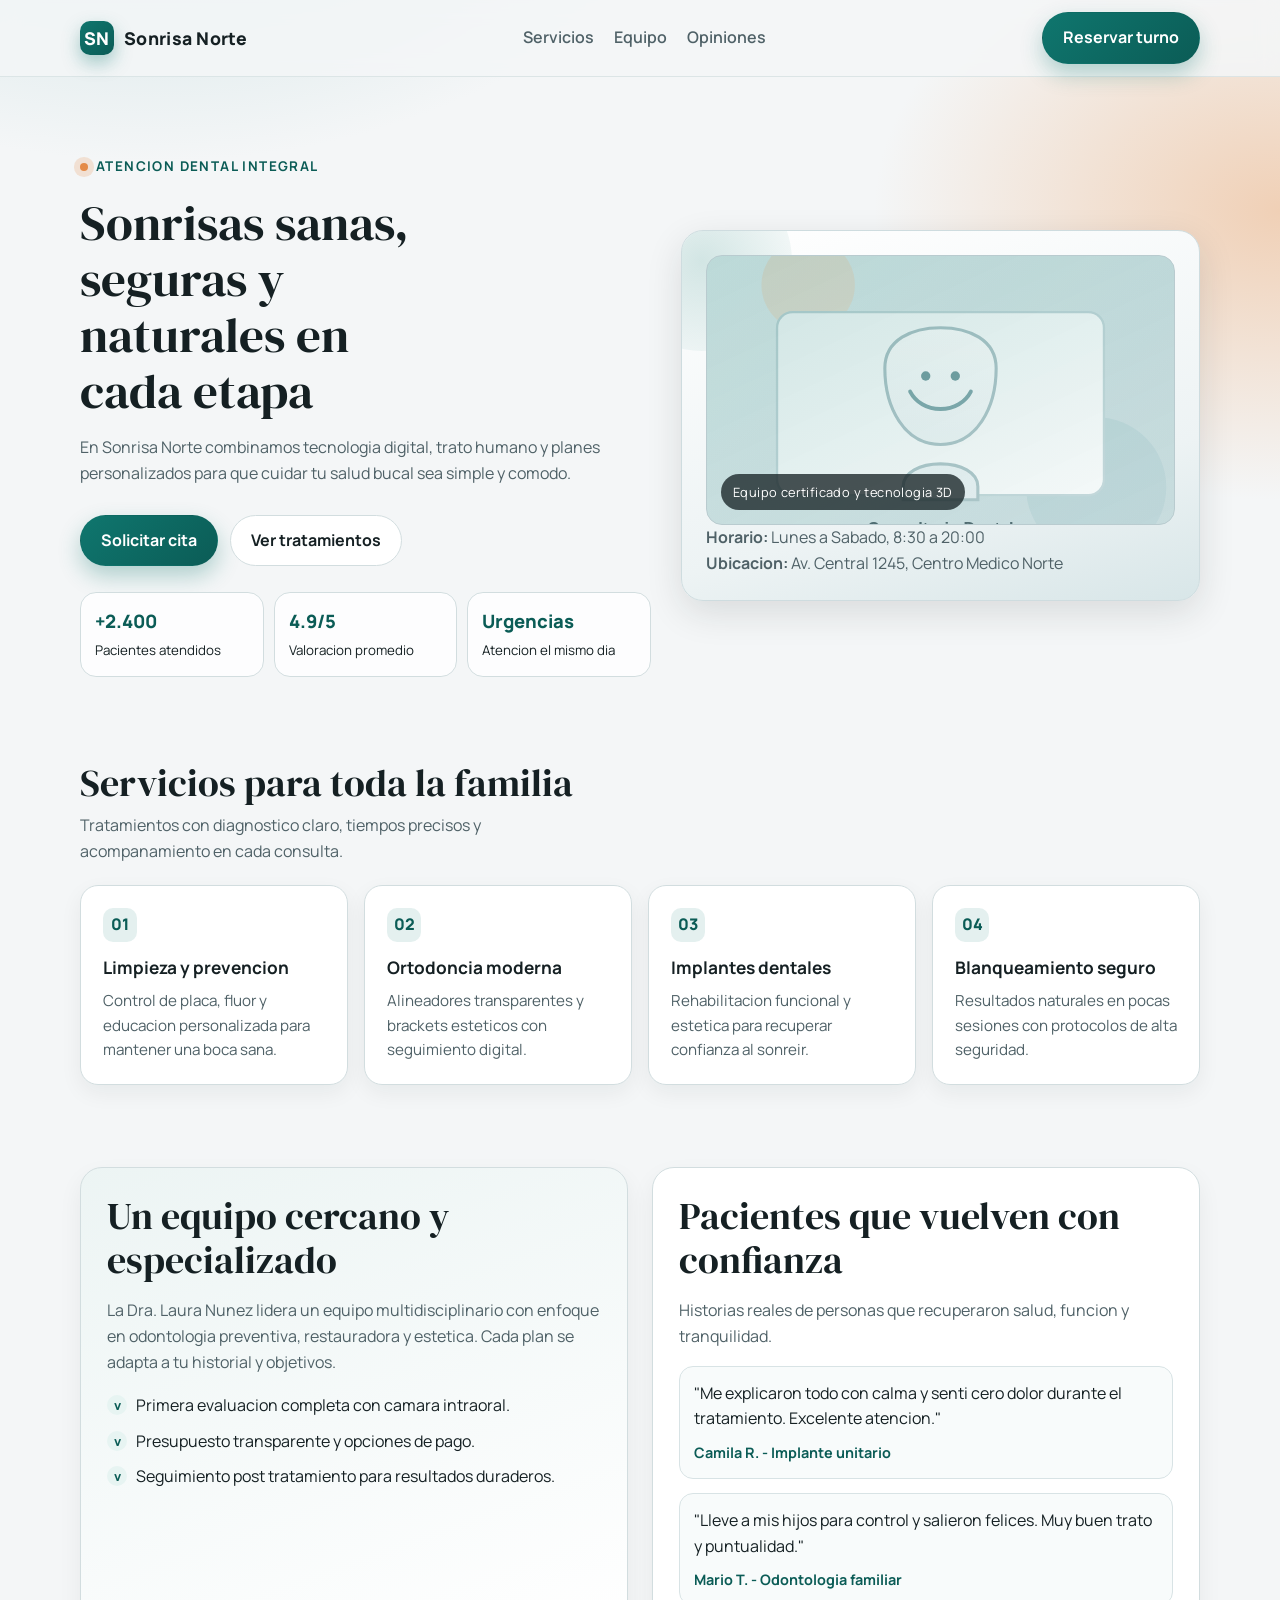
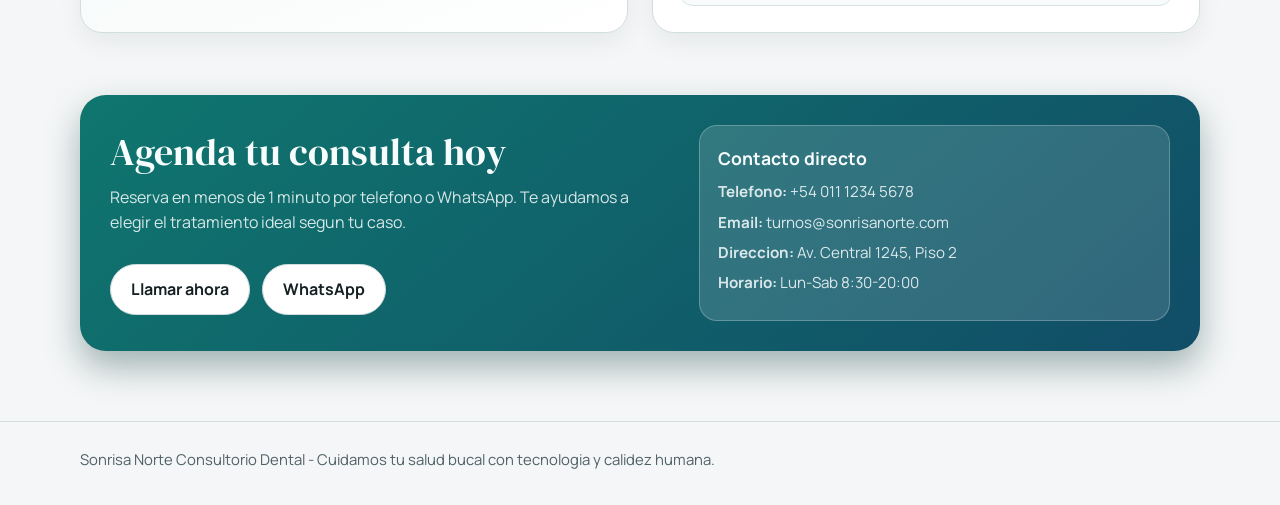
<file: index.html>
<!DOCTYPE html>
<html lang="es">
<head>
  <meta charset="UTF-8">
  <meta name="viewport" content="width=device-width, initial-scale=1.0">
  <title>Sonrisa Norte | Consultorio Dental</title>
  <meta name="description" content="Landing profesional para consultorio dental: limpiezas, ortodoncia, implantes y urgencias con agenda online.">
  <meta name="robots" content="index, follow">
  <meta name="theme-color" content="#0f766e">
  <link rel="canonical" href="https://www.sonrisanorte.com/">
  <link rel="alternate" type="application/json" title="Landing data" href="./landing-data.json">

  <meta property="og:type" content="website">
  <meta property="og:locale" content="es_AR">
  <meta property="og:title" content="Sonrisa Norte | Consultorio Dental">
  <meta property="og:description" content="Cuidado dental profesional con tecnologia digital y atencion cercana.">
  <meta property="og:url" content="https://www.sonrisanorte.com/">
  <meta property="og:image" content="https://www.sonrisanorte.com/assets/img/hero-dental.svg">

  <meta name="twitter:card" content="summary_large_image">
  <meta name="twitter:title" content="Sonrisa Norte | Consultorio Dental">
  <meta name="twitter:description" content="Reserva tu consulta dental de forma rapida y segura.">
  <meta name="twitter:image" content="https://www.sonrisanorte.com/assets/img/hero-dental.svg">

  <link rel="preconnect" href="https://fonts.googleapis.com">
  <link rel="preconnect" href="https://fonts.gstatic.com" crossorigin>
  <link href="https://fonts.googleapis.com/css2?family=Manrope:wght@400;500;600;700;800&family=DM+Serif+Display:ital@0;1&display=swap" rel="stylesheet">
  <link rel="icon" href="assets/img/favicon.svg" type="image/svg+xml">
  <link rel="manifest" href="manifest.webmanifest">
  <link rel="stylesheet" href="assets/css/styles.css">
</head>
<body>
  <header class="topbar">
    <div class="container nav">
      <a href="#inicio" class="brand" aria-label="Ir al inicio">
        <span class="brand-mark">SN</span>
        Sonrisa Norte
      </a>
      <nav class="menu" aria-label="Navegacion principal">
        <a href="#servicios">Servicios</a>
        <a href="#equipo">Equipo</a>
        <a href="#opiniones">Opiniones</a>
      </nav>
      <a href="#contacto" class="btn btn-primary">Reservar turno</a>
    </div>
  </header>

  <main id="inicio">
    <section class="hero">
      <div class="container hero-grid">
        <div class="reveal">
          <span class="kicker"><span class="kicker-dot"></span>Atencion dental integral</span>
          <h1>Sonrisas sanas, seguras y naturales en cada etapa</h1>
          <p>
            En Sonrisa Norte combinamos tecnologia digital, trato humano y planes personalizados
            para que cuidar tu salud bucal sea simple y comodo.
          </p>
          <div class="hero-actions">
            <a href="#contacto" class="btn btn-primary">Solicitar cita</a>
            <a href="#servicios" class="btn btn-secondary">Ver tratamientos</a>
          </div>
          <div class="quick-facts" aria-label="Indicadores del consultorio">
            <article>
              <span class="fact-value">+2.400</span>
              <small>Pacientes atendidos</small>
            </article>
            <article>
              <span class="fact-value">4.9/5</span>
              <small>Valoracion promedio</small>
            </article>
            <article>
              <span class="fact-value">Urgencias</span>
              <small>Atencion el mismo dia</small>
            </article>
          </div>
        </div>

        <aside class="hero-card" aria-label="Informacion destacada">
          <div class="photo" role="img" aria-label="Odontologa atendiendo a un paciente">
            <span class="photo-tag">Equipo certificado y tecnologia 3D</span>
          </div>
          <p><strong>Horario:</strong> Lunes a Sabado, 8:30 a 20:00</p>
          <p><strong>Ubicacion:</strong> Av. Central 1245, Centro Medico Norte</p>
        </aside>
      </div>
    </section>

    <section id="servicios" class="services">
      <div class="container">
        <div class="section-head">
          <div>
            <h2>Servicios para toda la familia</h2>
            <p class="section-lead">Tratamientos con diagnostico claro, tiempos precisos y acompanamiento en cada consulta.</p>
          </div>
        </div>

        <div class="services-grid">
          <article class="service-card">
            <span class="service-index">01</span>
            <h3>Limpieza y prevencion</h3>
            <p>Control de placa, fluor y educacion personalizada para mantener una boca sana.</p>
          </article>
          <article class="service-card">
            <span class="service-index">02</span>
            <h3>Ortodoncia moderna</h3>
            <p>Alineadores transparentes y brackets esteticos con seguimiento digital.</p>
          </article>
          <article class="service-card">
            <span class="service-index">03</span>
            <h3>Implantes dentales</h3>
            <p>Rehabilitacion funcional y estetica para recuperar confianza al sonreir.</p>
          </article>
          <article class="service-card">
            <span class="service-index">04</span>
            <h3>Blanqueamiento seguro</h3>
            <p>Resultados naturales en pocas sesiones con protocolos de alta seguridad.</p>
          </article>
        </div>
      </div>
    </section>

    <section id="equipo" class="split">
      <div class="container split-grid">
        <article class="panel doctor reveal">
          <h2>Un equipo cercano y especializado</h2>
          <p>
            La Dra. Laura Nunez lidera un equipo multidisciplinario con enfoque en odontologia preventiva,
            restauradora y estetica. Cada plan se adapta a tu historial y objetivos.
          </p>
          <ul class="list">
            <li><span class="tick">v</span><span>Primera evaluacion completa con camara intraoral.</span></li>
            <li><span class="tick">v</span><span>Presupuesto transparente y opciones de pago.</span></li>
            <li><span class="tick">v</span><span>Seguimiento post tratamiento para resultados duraderos.</span></li>
          </ul>
        </article>

        <article id="opiniones" class="panel reviews reveal">
          <h2>Pacientes que vuelven con confianza</h2>
          <p>Historias reales de personas que recuperaron salud, funcion y tranquilidad.</p>
          <div class="quote">
            "Me explicaron todo con calma y senti cero dolor durante el tratamiento. Excelente atencion."
            <strong>Camila R. - Implante unitario</strong>
          </div>
          <div class="quote">
            "Lleve a mis hijos para control y salieron felices. Muy buen trato y puntualidad."
            <strong>Mario T. - Odontologia familiar</strong>
          </div>
        </article>
      </div>
    </section>

    <section class="cta" id="contacto">
      <div class="container cta-box reveal">
        <div>
          <h2>Agenda tu consulta hoy</h2>
          <p>
            Reserva en menos de 1 minuto por telefono o WhatsApp.
            Te ayudamos a elegir el tratamiento ideal segun tu caso.
          </p>
          <div class="hero-actions">
            <a href="tel:+5401112345678" class="btn btn-secondary">Llamar ahora</a>
            <a href="https://wa.me/5401112345678" class="btn btn-secondary" target="_blank" rel="noopener noreferrer">WhatsApp</a>
          </div>
        </div>
        <aside class="contact">
          <h3>Contacto directo</h3>
          <p><strong>Telefono:</strong> +54 011 1234 5678</p>
          <p><strong>Email:</strong> turnos@sonrisanorte.com</p>
          <p><strong>Direccion:</strong> Av. Central 1245, Piso 2</p>
          <p><strong>Horario:</strong> Lun-Sab 8:30-20:00</p>
        </aside>
      </div>
    </section>
  </main>

  <footer>
    <div class="container">
      Sonrisa Norte Consultorio Dental - Cuidamos tu salud bucal con tecnologia y calidez humana.
    </div>
  </footer>
</body>
</html>
</file>
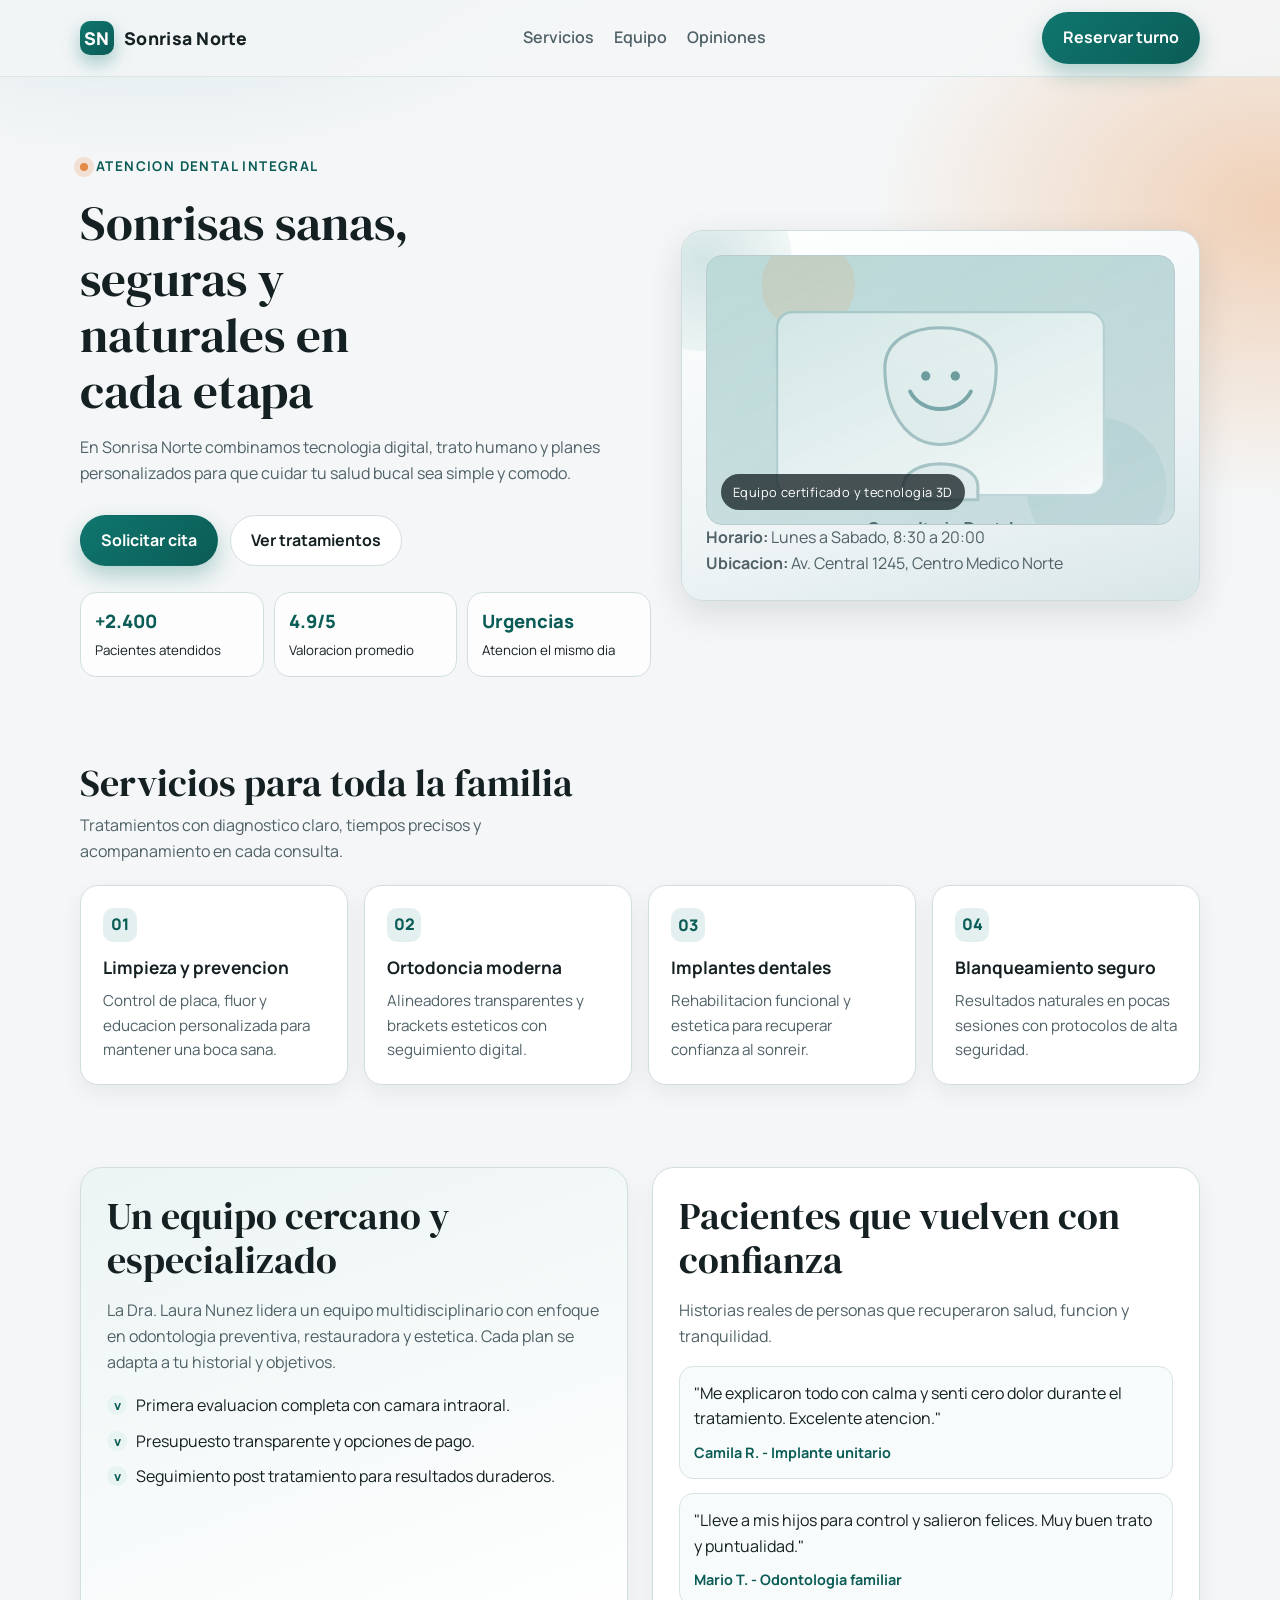
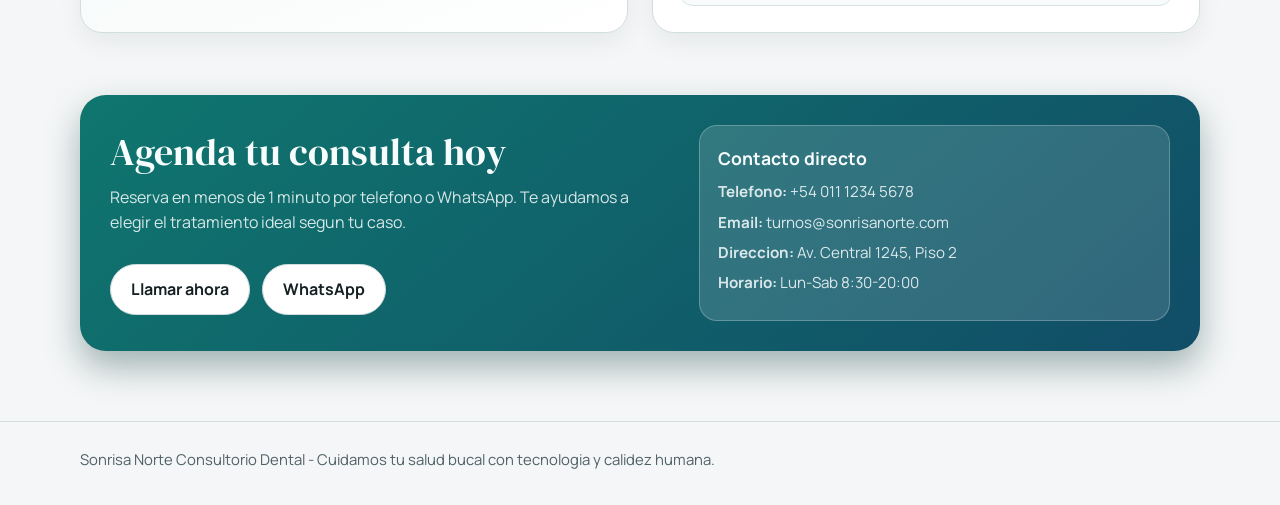
<file: actividad_landing_clase.html>
<!DOCTYPE html>
<html lang="es">
<head>
  <meta charset="UTF-8">
  <meta name="viewport" content="width=device-width, initial-scale=1.0">
  <meta http-equiv="refresh" content="0; url=./index.html">
  <title>Redireccionando a la landing</title>
</head>
<body>
  <p>Esta pagina se movio a <a href="./index.html">index.html</a>.</p>
</body>
</html>
</file>
<file: assets/css/styles.css>
:root {
  --bg: #f4f6f7;
  --bg-soft: #dfe8ea;
  --card: #ffffff;
  --ink: #152023;
  --ink-soft: #4f6167;
  --brand: #0f766e;
  --brand-strong: #0b5c56;
  --accent: #e48a47;
  --line: #d2dddf;
  --shadow: 0 12px 36px rgba(21, 32, 35, 0.12);
  --radius: 22px;
}

* {
  box-sizing: border-box;
}

html {
  scroll-behavior: smooth;
}

body {
  margin: 0;
  font-family: "Manrope", sans-serif;
  color: var(--ink);
  background:
    radial-gradient(900px 600px at 12% -10%, #c5dddf 0%, transparent 62%),
    radial-gradient(700px 500px at 100% 10%, #f0d0b6 0%, transparent 58%),
    var(--bg);
  line-height: 1.6;
}

a {
  text-decoration: none;
  color: inherit;
}

.container {
  width: min(1120px, 92%);
  margin: 0 auto;
}

.topbar {
  position: sticky;
  top: 0;
  z-index: 100;
  backdrop-filter: blur(10px);
  background: rgba(244, 246, 247, 0.86);
  border-bottom: 1px solid rgba(210, 221, 223, 0.7);
}

.nav {
  min-height: 76px;
  display: flex;
  align-items: center;
  justify-content: space-between;
  gap: 16px;
}

.brand {
  display: flex;
  align-items: center;
  gap: 10px;
  font-weight: 800;
  font-size: 1.1rem;
  letter-spacing: 0.3px;
}

.brand-mark {
  width: 34px;
  height: 34px;
  border-radius: 10px;
  display: grid;
  place-items: center;
  color: #fff;
  font-weight: 800;
  background: linear-gradient(140deg, var(--brand), var(--brand-strong));
  box-shadow: 0 8px 18px rgba(15, 118, 110, 0.35);
}

.menu {
  display: flex;
  align-items: center;
  gap: 20px;
  color: var(--ink-soft);
  font-weight: 600;
}

.menu a:hover {
  color: var(--brand-strong);
}

.btn {
  display: inline-flex;
  align-items: center;
  justify-content: center;
  gap: 8px;
  padding: 12px 20px;
  border-radius: 999px;
  border: 1px solid transparent;
  font-weight: 700;
  transition: transform 180ms ease, box-shadow 180ms ease, background-color 180ms ease;
}

.btn:hover {
  transform: translateY(-2px);
}

.btn-primary {
  color: #fff;
  background: linear-gradient(135deg, var(--brand), var(--brand-strong));
  box-shadow: 0 10px 22px rgba(15, 118, 110, 0.3);
}

.btn-secondary {
  color: var(--ink);
  background: #fff;
  border-color: var(--line);
}

.hero {
  padding: 76px 0 46px;
}

.hero-grid {
  display: grid;
  grid-template-columns: 1.1fr 1fr;
  gap: 30px;
  align-items: center;
}

.kicker {
  display: inline-flex;
  align-items: center;
  gap: 8px;
  margin-bottom: 18px;
  color: var(--brand-strong);
  font-weight: 700;
  font-size: 0.84rem;
  letter-spacing: 1.4px;
  text-transform: uppercase;
}

.kicker-dot {
  width: 8px;
  height: 8px;
  border-radius: 999px;
  background: var(--accent);
  box-shadow: 0 0 0 6px rgba(228, 138, 71, 0.2);
}

h1,
h2 {
  margin: 0;
  line-height: 1.15;
  font-family: "DM Serif Display", serif;
  font-weight: 400;
}

h1 {
  font-size: clamp(2.2rem, 3.8vw, 4rem);
  margin-bottom: 16px;
  max-width: 15ch;
}

.hero p {
  margin: 0;
  max-width: 58ch;
  color: var(--ink-soft);
}

.hero-actions {
  margin-top: 28px;
  display: flex;
  flex-wrap: wrap;
  gap: 12px;
}

.quick-facts {
  margin-top: 26px;
  display: grid;
  grid-template-columns: repeat(3, minmax(100px, 1fr));
  gap: 10px;
}

.quick-facts article {
  border: 1px solid var(--line);
  border-radius: 16px;
  padding: 14px;
  background: rgba(255, 255, 255, 0.8);
}

.fact-value {
  display: block;
  font-weight: 800;
  font-size: 1.15rem;
  color: var(--brand-strong);
}

.hero-card {
  position: relative;
  background: linear-gradient(165deg, #ffffff, #edf3f4 68%, #d8e6e8);
  border-radius: var(--radius);
  border: 1px solid #cedcdf;
  box-shadow: var(--shadow);
  padding: 24px;
  overflow: hidden;
  animation: popIn 0.9s cubic-bezier(0.16, 1, 0.3, 1) both;
}

.hero-card::before {
  content: "";
  position: absolute;
  inset: -60px auto auto -70px;
  width: 180px;
  height: 180px;
  border-radius: 50%;
  background: radial-gradient(circle, rgba(15, 118, 110, 0.18), rgba(15, 118, 110, 0));
}

.hero-card .photo {
  height: 270px;
  border-radius: 16px;
  border: 1px solid #b9cbcf;
  background:
    linear-gradient(155deg, rgba(15, 118, 110, 0.2), rgba(255, 255, 255, 0.14)),
    url("../img/hero-dental.svg") center/cover no-repeat;
  position: relative;
  overflow: hidden;
}

.hero-card .photo-tag {
  position: absolute;
  left: 14px;
  bottom: 14px;
  background: rgba(21, 32, 35, 0.76);
  color: #fff;
  font-size: 0.8rem;
  padding: 8px 12px;
  border-radius: 999px;
  letter-spacing: 0.4px;
}

.services {
  padding: 38px 0 20px;
}

.section-head {
  display: flex;
  align-items: end;
  justify-content: space-between;
  gap: 18px;
  margin-bottom: 20px;
}

h2 {
  font-size: clamp(1.8rem, 3vw, 2.8rem);
}

.section-lead {
  color: var(--ink-soft);
  max-width: 52ch;
  margin: 8px 0 0;
}

.services-grid {
  display: grid;
  grid-template-columns: repeat(4, minmax(0, 1fr));
  gap: 16px;
}

.service-card {
  padding: 22px;
  border-radius: 18px;
  background: #fff;
  border: 1px solid var(--line);
  box-shadow: 0 8px 22px rgba(16, 30, 33, 0.06);
  transition: transform 180ms ease, box-shadow 180ms ease;
  animation: riseUp 0.7s ease both;
}

.service-card:hover {
  transform: translateY(-4px);
  box-shadow: 0 14px 28px rgba(16, 30, 33, 0.1);
}

.service-index {
  display: inline-grid;
  place-items: center;
  width: 34px;
  height: 34px;
  border-radius: 10px;
  margin-bottom: 12px;
  color: var(--brand-strong);
  background: rgba(15, 118, 110, 0.11);
  font-weight: 800;
}

.service-card h3 {
  margin: 0 0 8px;
  font-size: 1.08rem;
}

.service-card p {
  margin: 0;
  color: var(--ink-soft);
  font-size: 0.95rem;
}

.split {
  padding: 62px 0;
}

.split-grid {
  display: grid;
  grid-template-columns: 1fr 1fr;
  gap: 24px;
  align-items: stretch;
}

.panel {
  border-radius: var(--radius);
  border: 1px solid var(--line);
  padding: 26px;
  background: #fff;
  box-shadow: 0 10px 24px rgba(17, 28, 31, 0.06);
}

.doctor {
  background:
    linear-gradient(160deg, rgba(15, 118, 110, 0.08), rgba(255, 255, 255, 0.96)),
    #fff;
}

.doctor p,
.reviews p,
.contact p {
  color: var(--ink-soft);
}

.list {
  margin: 18px 0 0;
  padding: 0;
  list-style: none;
  display: grid;
  gap: 10px;
}

.list li {
  display: flex;
  gap: 9px;
  align-items: flex-start;
}

.tick {
  display: inline-grid;
  place-items: center;
  width: 20px;
  height: 20px;
  border-radius: 999px;
  background: #e7f4f2;
  color: var(--brand-strong);
  font-size: 0.8rem;
  font-weight: 800;
  margin-top: 2px;
  flex-shrink: 0;
}

.reviews {
  position: relative;
  overflow: hidden;
}

.quote {
  padding: 14px;
  border-radius: 14px;
  border: 1px solid #d8e3e5;
  background: #f8fbfb;
  margin-top: 14px;
}

.quote strong {
  display: block;
  margin-top: 9px;
  font-size: 0.9rem;
  color: var(--brand-strong);
}

.cta {
  padding-bottom: 70px;
}

.cta-box {
  border-radius: calc(var(--radius) + 4px);
  padding: 30px;
  color: #f7fcfd;
  background:
    linear-gradient(140deg, #0f766e, #114d67),
    #0f766e;
  box-shadow: 0 16px 34px rgba(10, 54, 51, 0.35);
  display: grid;
  grid-template-columns: 1.2fr 1fr;
  gap: 24px;
  align-items: center;
}

.cta-box p {
  margin: 10px 0 0;
  color: rgba(247, 252, 253, 0.86);
  max-width: 52ch;
}

.contact {
  background: rgba(255, 255, 255, 0.14);
  border: 1px solid rgba(247, 252, 253, 0.25);
  border-radius: 18px;
  padding: 18px;
}

.contact h3 {
  margin-top: 0;
  margin-bottom: 8px;
  font-size: 1.1rem;
}

.contact p {
  color: rgba(247, 252, 253, 0.86);
  margin: 6px 0;
  font-size: 0.95rem;
}

footer {
  border-top: 1px solid var(--line);
  padding: 26px 0 34px;
  color: var(--ink-soft);
  font-size: 0.93rem;
}

.reveal {
  animation: fadeIn 0.75s ease both;
}

.services-grid .service-card:nth-child(1) {
  animation-delay: 0.04s;
}

.services-grid .service-card:nth-child(2) {
  animation-delay: 0.14s;
}

.services-grid .service-card:nth-child(3) {
  animation-delay: 0.24s;
}

.services-grid .service-card:nth-child(4) {
  animation-delay: 0.34s;
}

@keyframes popIn {
  from {
    opacity: 0;
    transform: translateY(18px) scale(0.97);
  }

  to {
    opacity: 1;
    transform: translateY(0) scale(1);
  }
}

@keyframes riseUp {
  from {
    opacity: 0;
    transform: translateY(20px);
  }

  to {
    opacity: 1;
    transform: translateY(0);
  }
}

@keyframes fadeIn {
  from {
    opacity: 0;
  }

  to {
    opacity: 1;
  }
}

@media (max-width: 980px) {
  .hero-grid,
  .split-grid,
  .cta-box,
  .services-grid {
    grid-template-columns: 1fr;
  }

  .hero {
    padding-top: 50px;
  }

  .menu {
    display: none;
  }
}

@media (max-width: 560px) {
  .hero-actions .btn {
    width: 100%;
  }

  .quick-facts {
    grid-template-columns: 1fr;
  }
}

@media (prefers-reduced-motion: reduce) {
  *,
  *::before,
  *::after {
    animation: none !important;
    transition: none !important;
    scroll-behavior: auto !important;
  }
}
</file>
